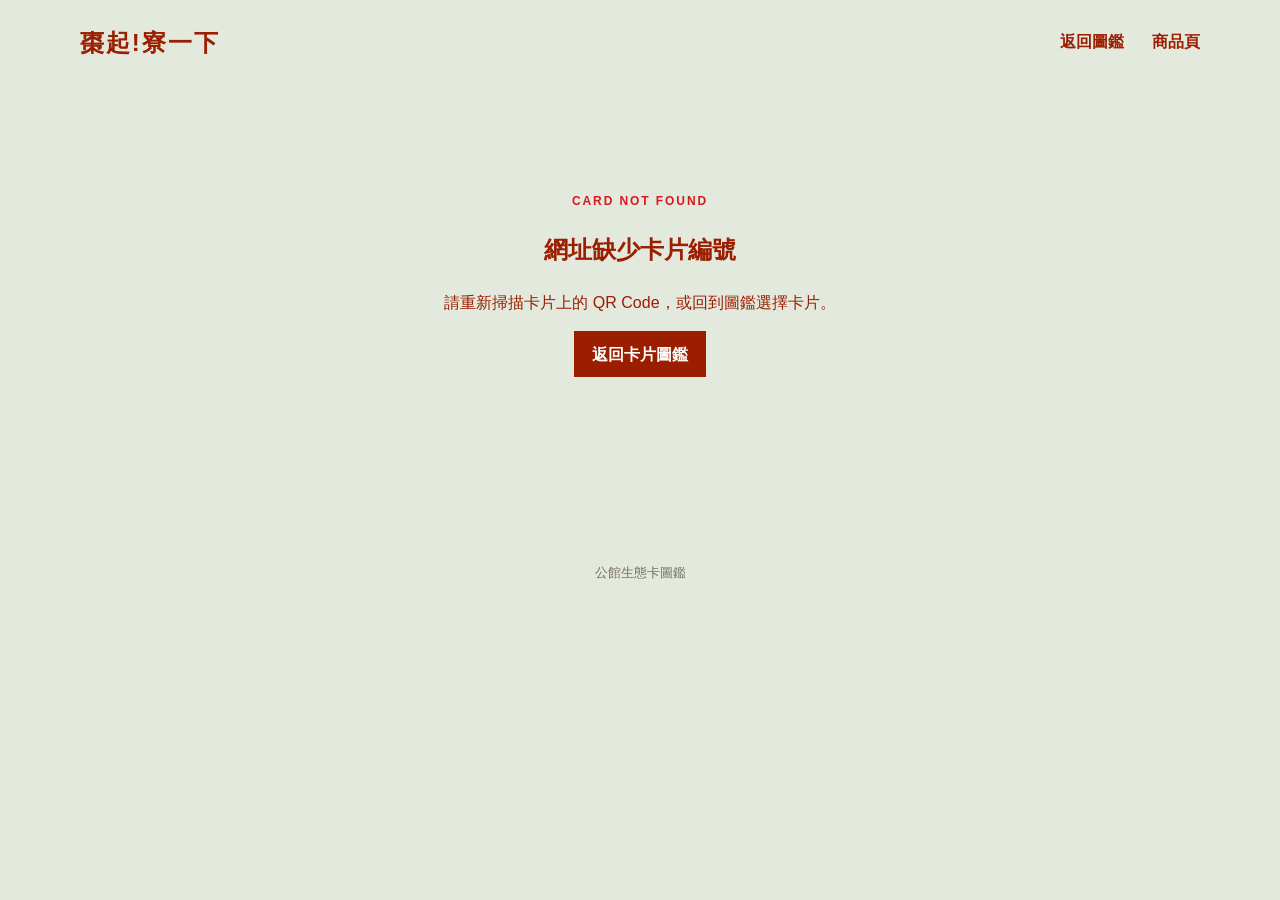
<file: card.html>
<!doctype html>
<html lang="zh-Hant">
<head>
  <meta charset="UTF-8"><meta name="viewport" content="width=device-width,initial-scale=1">
  <title>生態卡詳細資料｜漫遊公館</title>
  <link rel="stylesheet" href="styles.css"><link rel="stylesheet" href="brand-icon.css"><link rel="stylesheet" href="ecology.css"><link rel="stylesheet" href="card-images.css">
</head>
<body>
  <header class="site-header"><a class="brand" href="index.html">棗起!寮一下</a><nav aria-label="主選單"><a href="cards.html">返回圖鑑</a><a href="product.html">商品頁</a></nav></header>
  <main id="card-detail" class="listing-page"><section class="card-detail">
    <div class="physical-card-image" data-card-image role="img"></div>
    <article class="card-facts"><p class="eyebrow">掃描成功</p><h2 data-name-zh></h2><p class="latin" data-scientific-name></p><p class="card-facts__stars" data-rarity></p><p data-rarity-label></p><p data-protection hidden></p><h3>生態描述</h3><p data-description-zh></p><p data-description-en></p><div class="ecology-actions"><a class="ecology-button" href="cards.html">返回圖鑑</a><a class="ecology-button ecology-button--secondary" href="product.html">查看商品</a></div></article>
  </section></main>
  <footer><p>公館生態卡圖鑑</p></footer><script type="module" src="assets/js/card-page.mjs"></script>
</body></html>
</file>
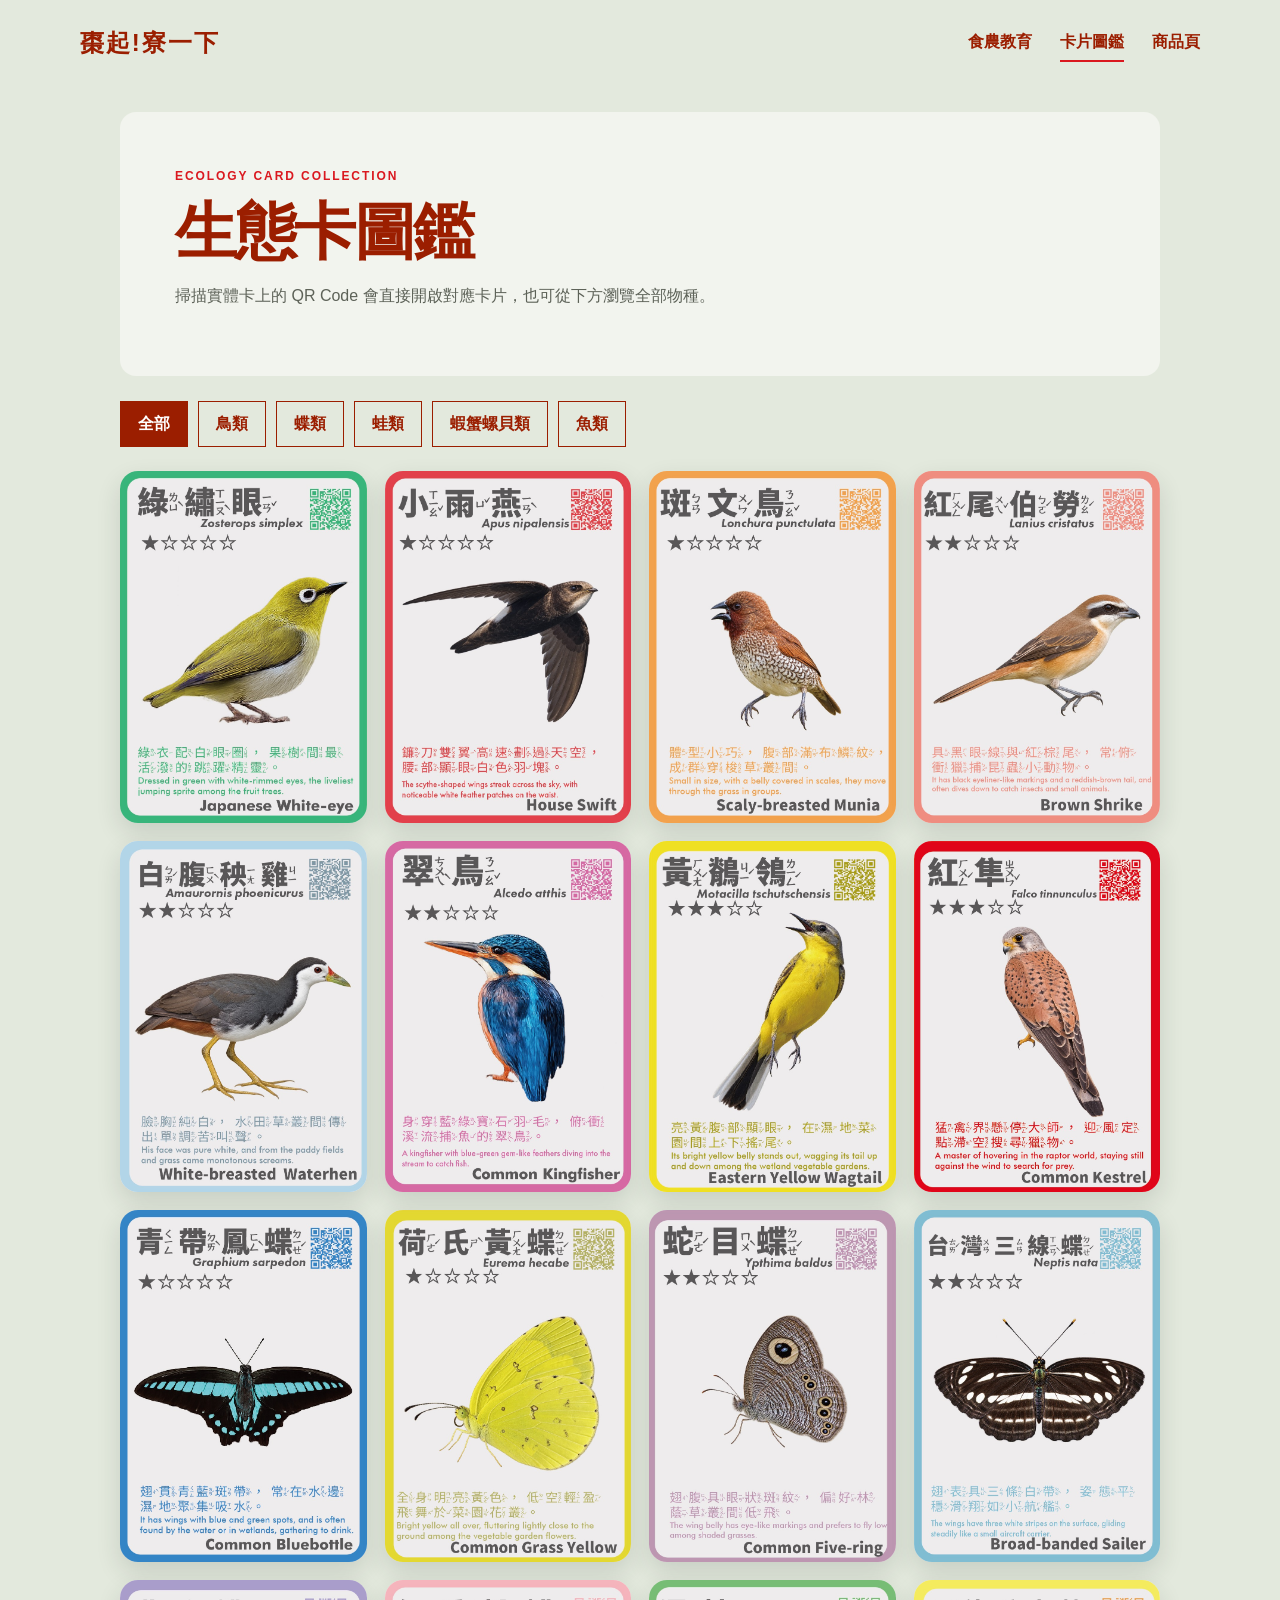
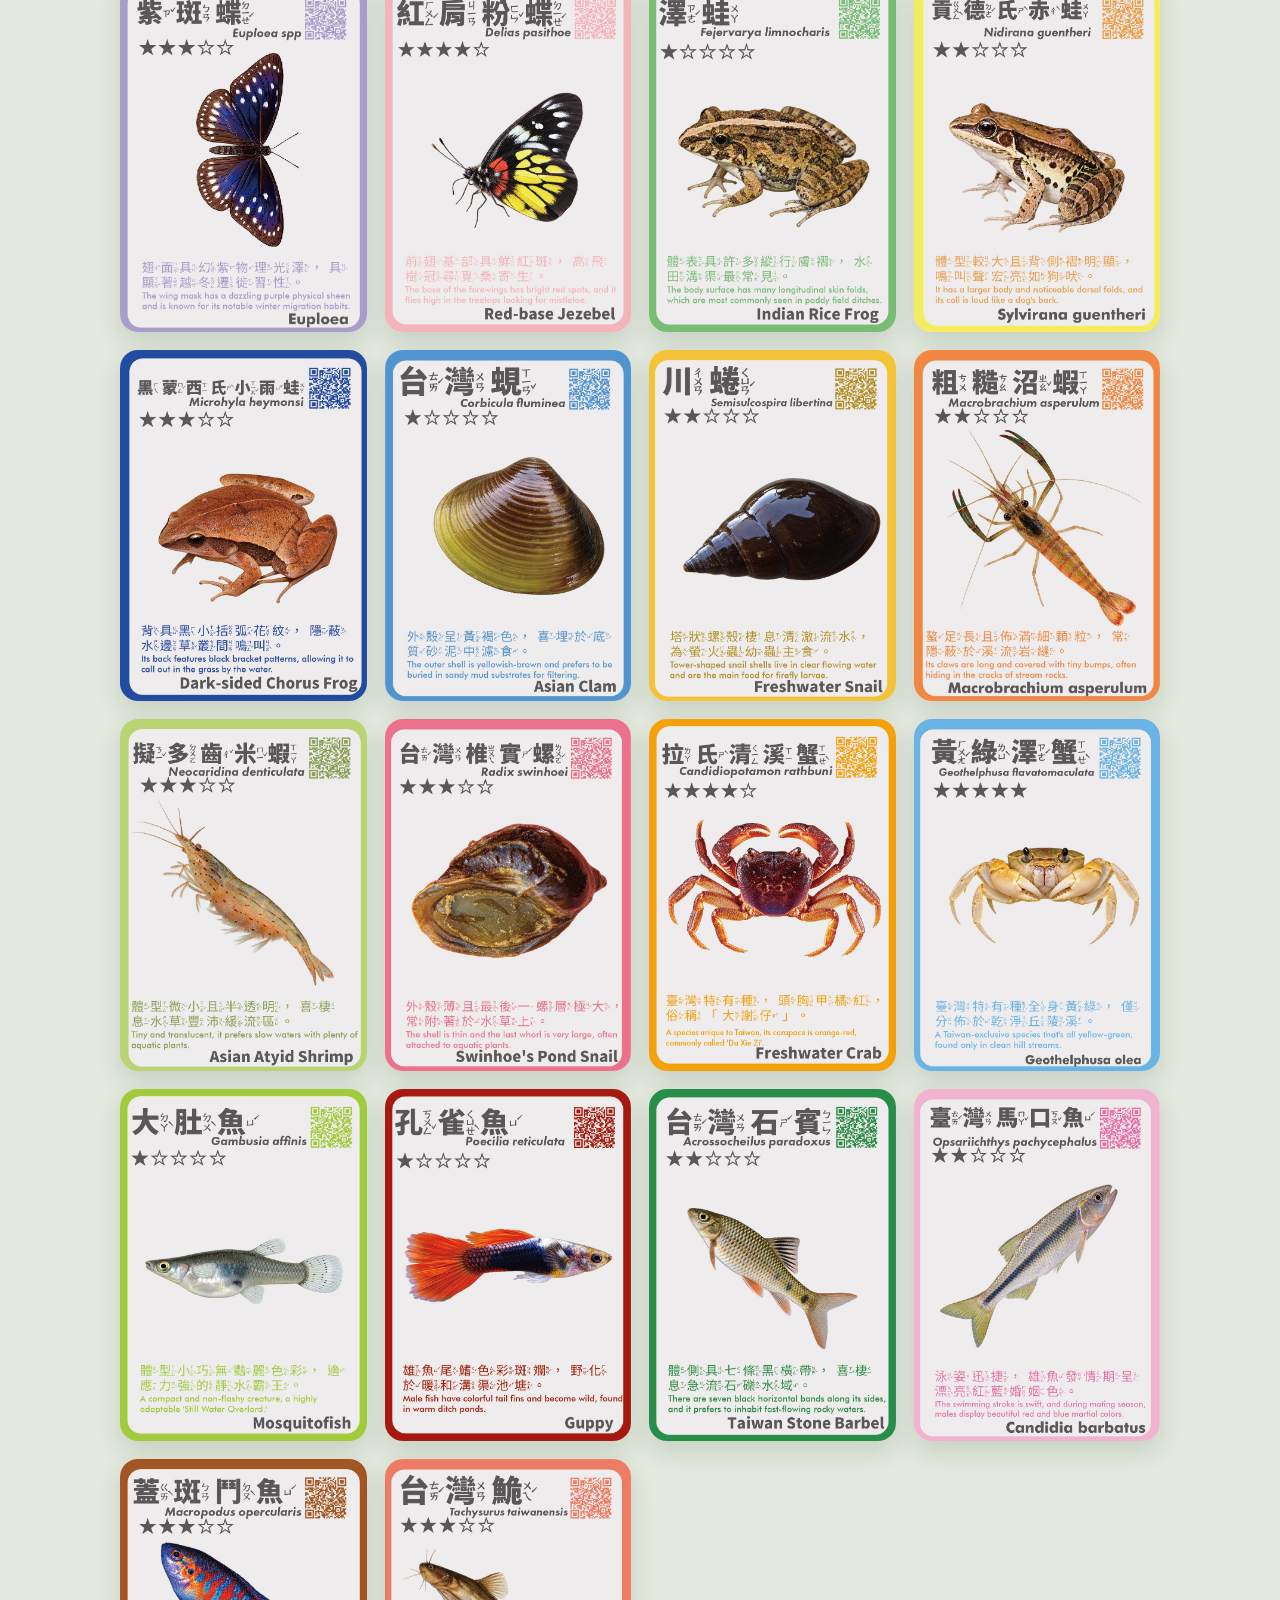
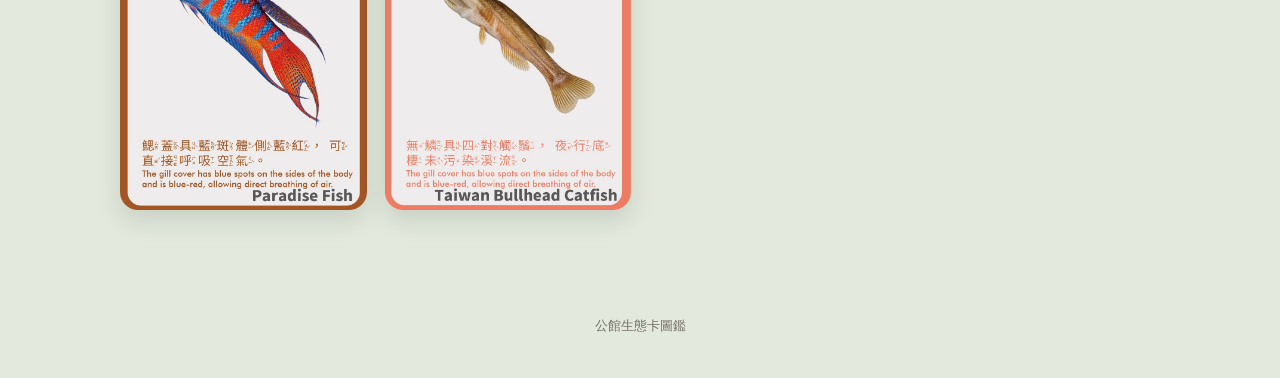
<file: cards.html>
<!doctype html><html lang="zh-Hant"><head><meta charset="UTF-8"><meta name="viewport" content="width=device-width,initial-scale=1"><title>生態卡圖鑑｜漫遊公館</title><link rel="stylesheet" href="styles.css"><link rel="stylesheet" href="brand-icon.css"><link rel="stylesheet" href="ecology.css"></head><body><header class="site-header"><a class="brand" href="index.html">棗起!寮一下</a><nav aria-label="主選單"><a href="teaching-aids.html">食農教育</a><a class="active" href="cards.html">卡片圖鑑</a><a href="product.html">商品頁</a></nav></header><main class="listing-page"><section class="page-intro"><p class="eyebrow">Ecology Card Collection</p><h1>生態卡圖鑑</h1><p>掃描實體卡上的 QR Code 會直接開啟對應卡片，也可從下方瀏覽全部物種。</p></section><div class="ecology-filters" aria-label="生物分類"><button aria-pressed="true" data-category="全部">全部</button><button aria-pressed="false" data-category="鳥類">鳥類</button><button aria-pressed="false" data-category="蝶類">蝶類</button><button aria-pressed="false" data-category="蛙類">蛙類</button><button aria-pressed="false" data-category="蝦蟹螺貝類">蝦蟹螺貝類</button><button aria-pressed="false" data-category="魚類">魚類</button></div><section id="card-list" class="ecology-card-grid" aria-live="polite"></section></main><footer><p>公館生態卡圖鑑</p></footer><script type="module" src="assets/js/cards-page.mjs"></script></body></html>
</file>
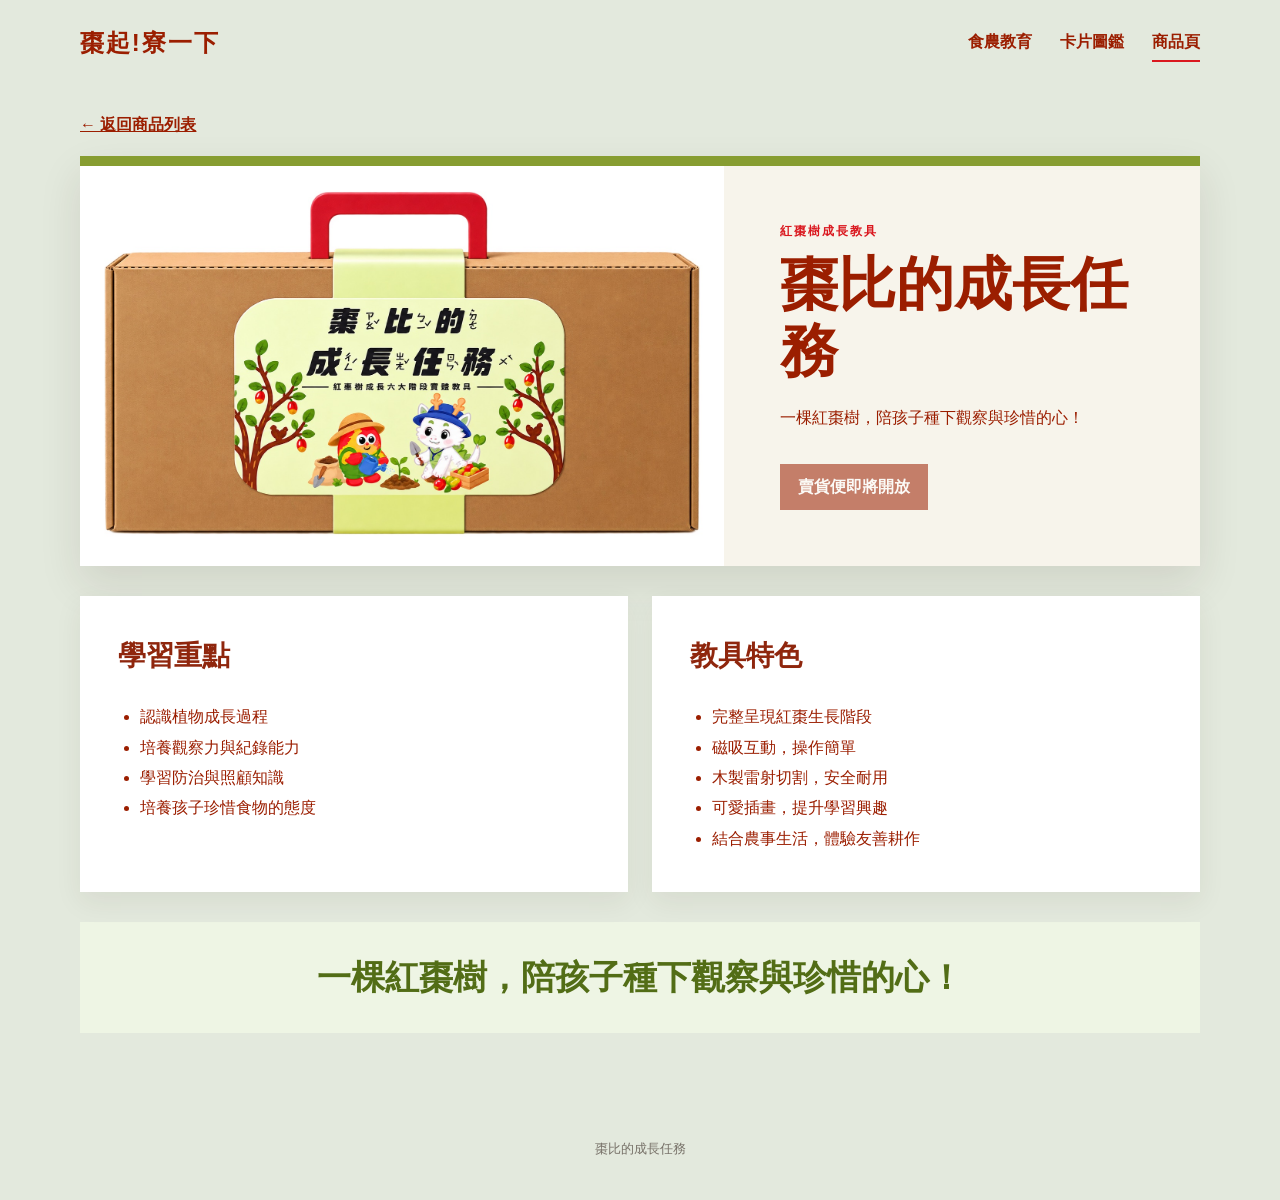
<file: product-jujube.html>
<!doctype html>
<html lang="zh-Hant">
<head>
  <meta charset="UTF-8"><meta name="viewport" content="width=device-width,initial-scale=1">
  <title>棗比的成長任務｜漫遊公館</title>
  <link rel="stylesheet" href="styles.css"><link rel="stylesheet" href="brand-icon.css"><link rel="stylesheet" href="ecology.css"><link rel="stylesheet" href="product.css?v=3">
</head>
<body>
  <header class="site-header"><a class="brand" href="index.html">棗起!寮一下</a><nav aria-label="主選單"><a href="teaching-aids.html">食農教育</a><a href="cards.html">卡片圖鑑</a><a class="active" href="product.html">商品頁</a></nav></header>
  <main class="listing-page product-detail-page">
    <a class="product-back" href="product.html">← 返回商品列表</a>
    <section class="product-detail-hero product-detail-hero--jujube"><img src="assets/products/jujube-product.jpg" alt="棗比的成長任務實體教具盒"><div><p class="eyebrow">紅棗樹成長教具</p><h1>棗比的成長任務</h1><p>一棵紅棗樹，陪孩子種下觀察與珍惜的心！</p><div data-shop-action></div></div></section>
    <section class="product-detail-content">
      <div class="product-info-block"><h2>學習重點</h2><ul><li>認識植物成長過程</li><li>培養觀察力與紀錄能力</li><li>學習防治與照顧知識</li><li>培養孩子珍惜食物的態度</li></ul></div>
      <div class="product-info-block"><h2>教具特色</h2><ul><li>完整呈現紅棗生長階段</li><li>磁吸互動，操作簡單</li><li>木製雷射切割，安全耐用</li><li>可愛插畫，提升學習興趣</li><li>結合農事生活，體驗友善耕作</li></ul></div>
    </section>
    <p class="product-closing">一棵紅棗樹，陪孩子種下觀察與珍惜的心！</p>
  </main>
  <footer><p>棗比的成長任務</p></footer><script type="module" src="assets/js/product-page.mjs"></script>
</body></html>
</file>
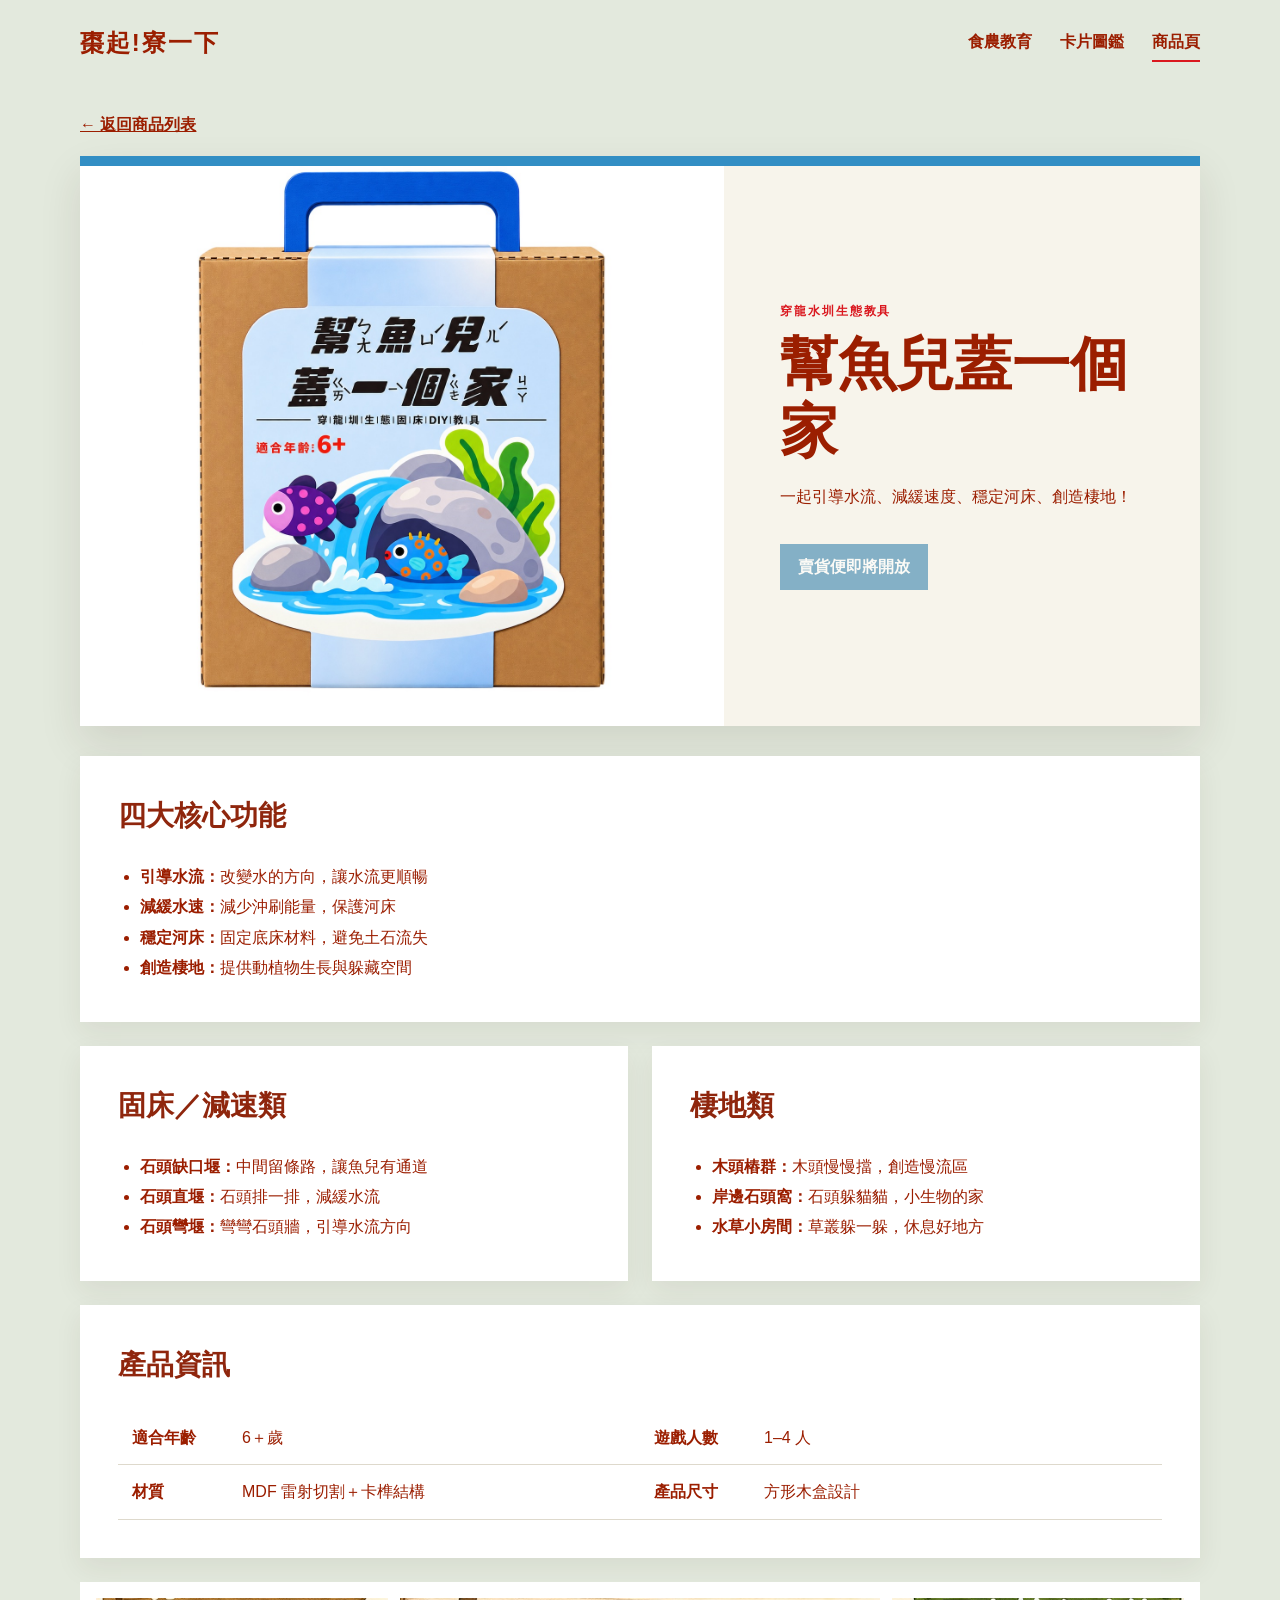
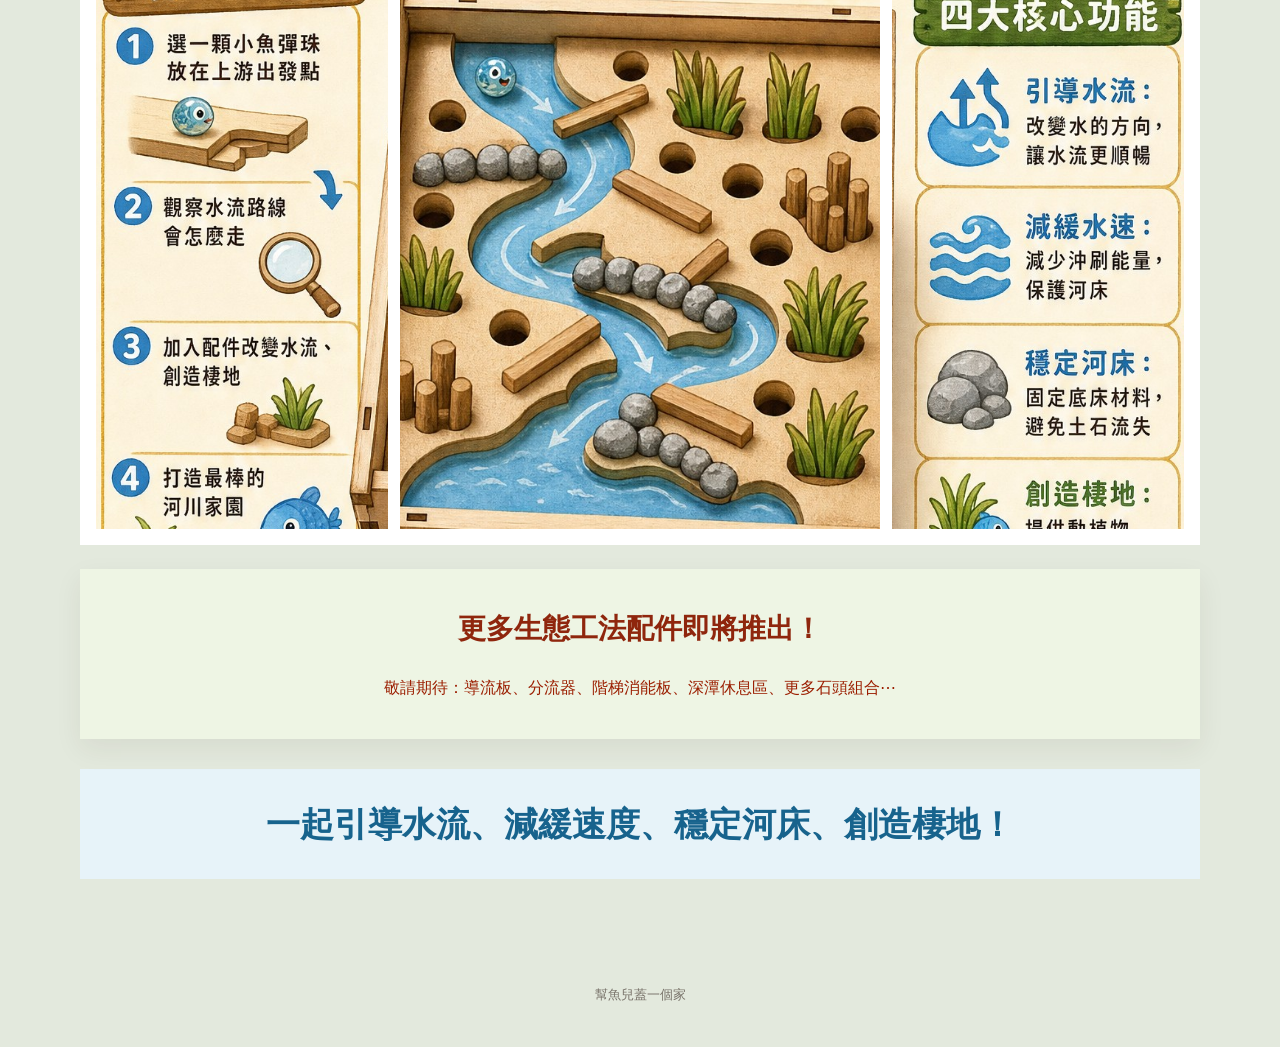
<file: product-water.html>
<!doctype html>
<html lang="zh-Hant">
<head>
  <meta charset="UTF-8"><meta name="viewport" content="width=device-width,initial-scale=1">
  <title>幫魚兒蓋一個家｜漫遊公館</title>
  <link rel="stylesheet" href="styles.css"><link rel="stylesheet" href="brand-icon.css"><link rel="stylesheet" href="ecology.css"><link rel="stylesheet" href="product.css?v=3">
</head>
<body>
  <header class="site-header"><a class="brand" href="index.html">棗起!寮一下</a><nav aria-label="主選單"><a href="teaching-aids.html">食農教育</a><a href="cards.html">卡片圖鑑</a><a class="active" href="product.html">商品頁</a></nav></header>
  <main class="listing-page product-detail-page">
    <a class="product-back" href="product.html">← 返回商品列表</a>
    <section class="product-detail-hero product-detail-hero--water"><img src="assets/products/water-product.jpg" alt="幫魚兒蓋一個家實體教具盒"><div><p class="eyebrow">穿龍水圳生態教具</p><h1>幫魚兒蓋一個家</h1><p>一起引導水流、減緩速度、穩定河床、創造棲地！</p><div data-shop-action></div></div></section>
    <section class="product-detail-content">
      <div class="product-info-block product-info-block--full"><h2>四大核心功能</h2><ul><li><strong>引導水流：</strong>改變水的方向，讓水流更順暢</li><li><strong>減緩水速：</strong>減少沖刷能量，保護河床</li><li><strong>穩定河床：</strong>固定底床材料，避免土石流失</li><li><strong>創造棲地：</strong>提供動植物生長與躲藏空間</li></ul></div>
      <div class="product-info-block"><h2>固床／減速類</h2><ul><li><strong>石頭缺口堰：</strong>中間留條路，讓魚兒有通道</li><li><strong>石頭直堰：</strong>石頭排一排，減緩水流</li><li><strong>石頭彎堰：</strong>彎彎石頭牆，引導水流方向</li></ul></div>
      <div class="product-info-block"><h2>棲地類</h2><ul><li><strong>木頭樁群：</strong>木頭慢慢擋，創造慢流區</li><li><strong>岸邊石頭窩：</strong>石頭躲貓貓，小生物的家</li><li><strong>水草小房間：</strong>草叢躲一躲，休息好地方</li></ul></div>
      <div class="product-specs product-info-block--full"><h2>產品資訊</h2><dl><div><dt>適合年齡</dt><dd>6＋歲</dd></div><div><dt>遊戲人數</dt><dd>1–4 人</dd></div><div><dt>材質</dt><dd>MDF 雷射切割＋卡榫結構</dd></div><div><dt>產品尺寸</dt><dd>方形木盒設計</dd></div></dl></div>
      <div class="product-highlight-grid product-info-block--full"><img src="assets/products/water-play.jpg" alt="水圳教具四步驟玩法"><img src="assets/products/water-board.jpg" alt="可以自由配置水流與棲地的實體水圳教具"><img src="assets/products/water-functions.jpg" alt="引導水流、減緩水速、穩定河床與創造棲地四大功能"></div>
      <aside class="product-coming-soon product-info-block--full"><h2>更多生態工法配件即將推出！</h2><p>敬請期待：導流板、分流器、階梯消能板、深潭休息區、更多石頭組合⋯</p></aside>
    </section>
    <p class="product-closing product-closing--water">一起引導水流、減緩速度、穩定河床、創造棲地！</p>
  </main>
  <footer><p>幫魚兒蓋一個家</p></footer><script type="module" src="assets/js/product-page.mjs"></script>
</body></html>
</file>
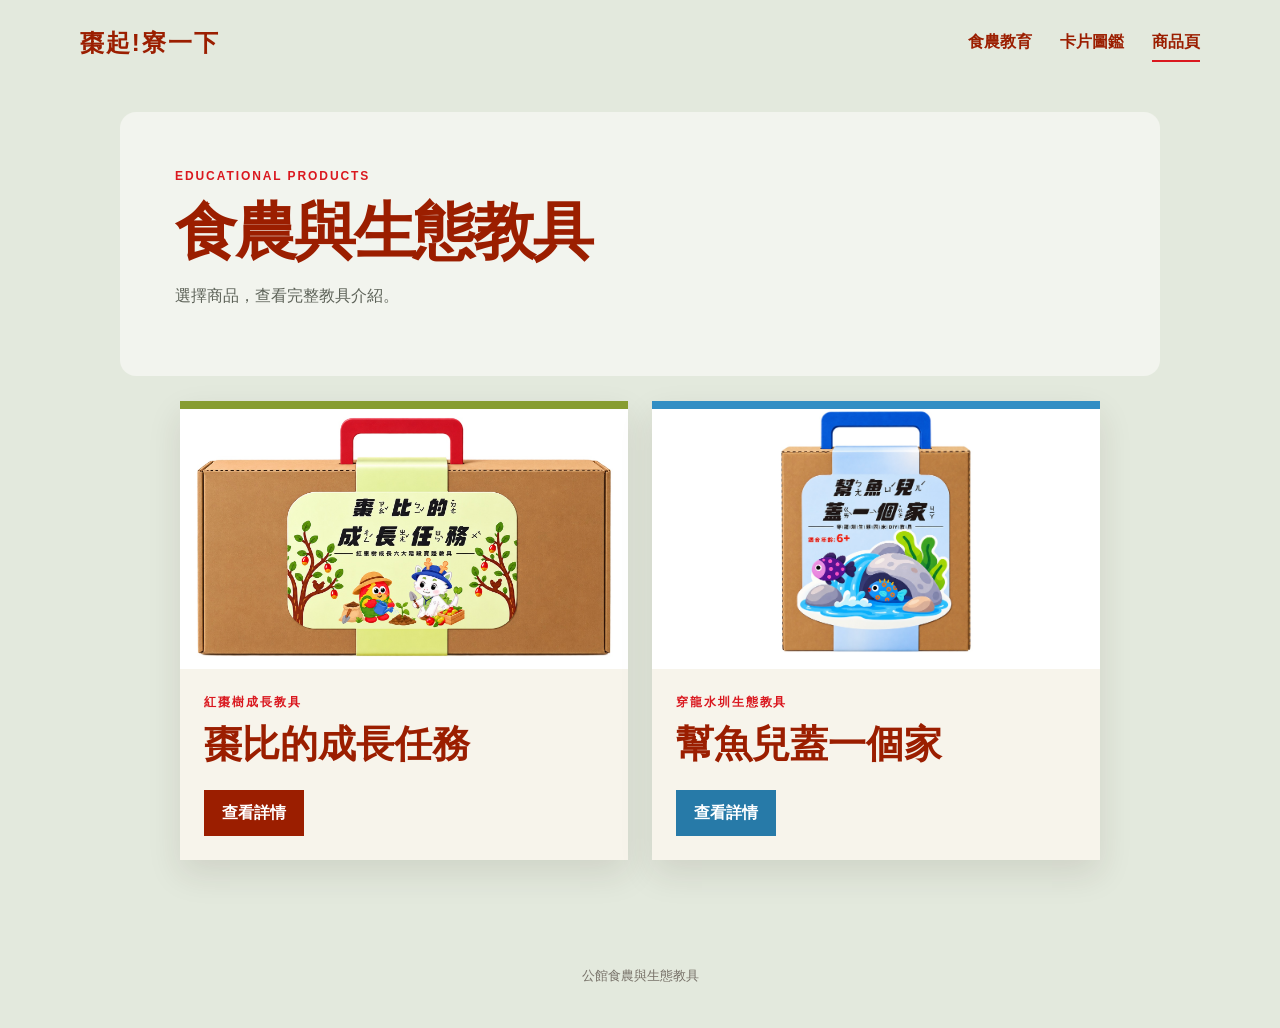
<file: product.html>
<!doctype html>
<html lang="zh-Hant">
<head>
  <meta charset="UTF-8"><meta name="viewport" content="width=device-width,initial-scale=1">
  <title>商品介紹｜漫遊公館</title>
  <link rel="stylesheet" href="styles.css"><link rel="stylesheet" href="brand-icon.css"><link rel="stylesheet" href="ecology.css"><link rel="stylesheet" href="product.css?v=3">
</head>
<body>
  <header class="site-header"><a class="brand" href="index.html">棗起!寮一下</a><nav aria-label="主選單"><a href="teaching-aids.html">食農教育</a><a href="cards.html">卡片圖鑑</a><a class="active" href="product.html">商品頁</a></nav></header>
  <main class="listing-page">
    <section class="page-intro"><p class="eyebrow">Educational Products</p><h1>食農與生態教具</h1><p>選擇商品，查看完整教具介紹。</p></section>
    <section class="product-card-grid" aria-label="商品列表">
      <a class="product-card product-card--jujube" href="product-jujube.html"><img src="assets/products/jujube-product.jpg" alt="棗比的成長任務實體教具盒"><div><p class="eyebrow">紅棗樹成長教具</p><h2>棗比的成長任務</h2><span class="ecology-button">查看詳情</span></div></a>
      <a class="product-card product-card--water" href="product-water.html"><img src="assets/products/water-product.jpg" alt="幫魚兒蓋一個家實體教具盒"><div><p class="eyebrow">穿龍水圳生態教具</p><h2>幫魚兒蓋一個家</h2><span class="ecology-button">查看詳情</span></div></a>
    </section>
  </main>
  <footer><p>公館食農與生態教具</p></footer>
</body></html>
</file>
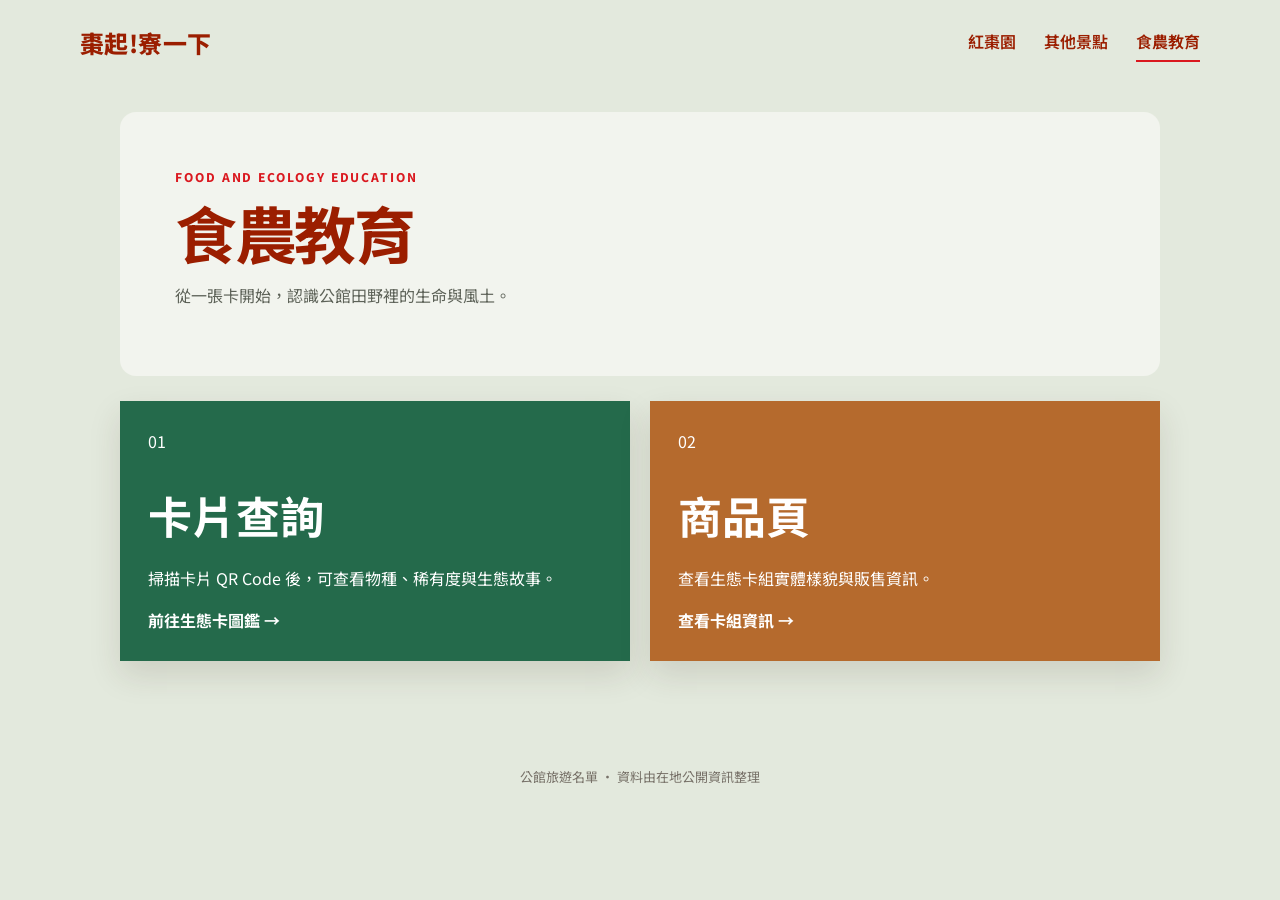
<file: teaching-aids.html>
<!doctype html><html lang="zh-Hant"><head><meta charset="UTF-8"><meta name="viewport" content="width=device-width,initial-scale=1"><meta name="description" content="苗栗公館食農教育與生態卡圖鑑。"><title>食農教育｜漫遊公館</title><link rel="preconnect" href="https://fonts.googleapis.com"><link href="https://fonts.googleapis.com/css2?family=Noto+Sans+TC:wght@400;500;600;700;800&family=Playfair+Display:wght@700&display=swap" rel="stylesheet"><link rel="stylesheet" href="styles.css?v=20260819-shared-map-cards-v2"><link rel="stylesheet" href="brand-icon.css?v=ca6612d"><link rel="stylesheet" href="ecology.css"></head><body><header class="site-header"><a class="brand brand--jujube" href="index.html"><span class="brand-label">棗起!寮一下</span></a><nav aria-label="主選單"><a href="red-date-orchards.html">紅棗園</a><a href="other-attractions.html">其他景點</a><a class="active" href="teaching-aids.html">食農教育</a></nav></header><main class="listing-page"><section class="page-intro"><p class="eyebrow">Food and Ecology Education</p><h1>食農教育</h1><p>從一張卡開始，認識公館田野裡的生命與風土。</p></section><section class="education-entry-grid" aria-label="食農教育內容"><a class="education-entry-card education-entry-card--cards" href="cards.html"><span>01</span><div><h2>卡片查詢</h2><p>掃描卡片 QR Code 後，可查看物種、稀有度與生態故事。</p><strong>前往生態卡圖鑑 →</strong></div></a><a class="education-entry-card education-entry-card--shop" href="product.html"><span>02</span><div><h2>商品頁</h2><p>查看生態卡組實體樣貌與販售資訊。</p><strong>查看卡組資訊 →</strong></div></a></section></main><footer><p>公館旅遊名單 ・ 資料由在地公開資訊整理</p></footer></body></html>
</file>
